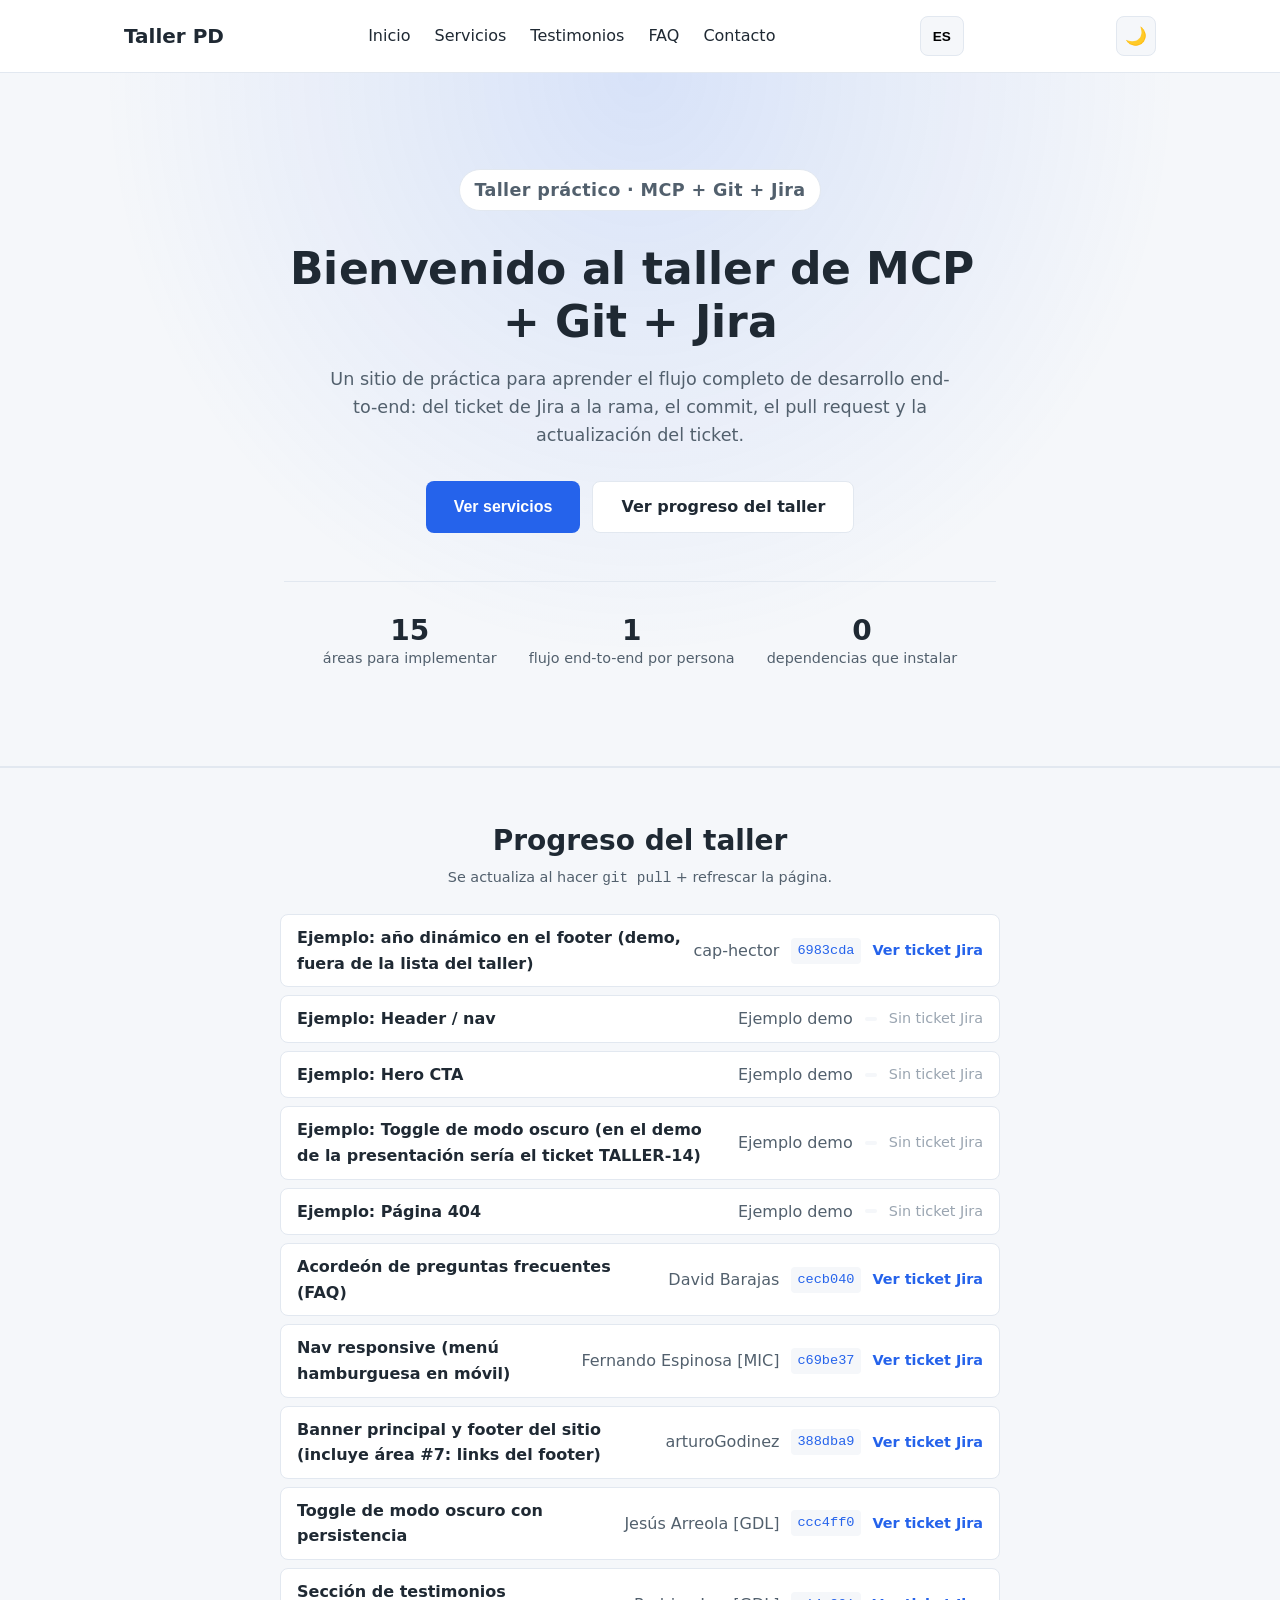
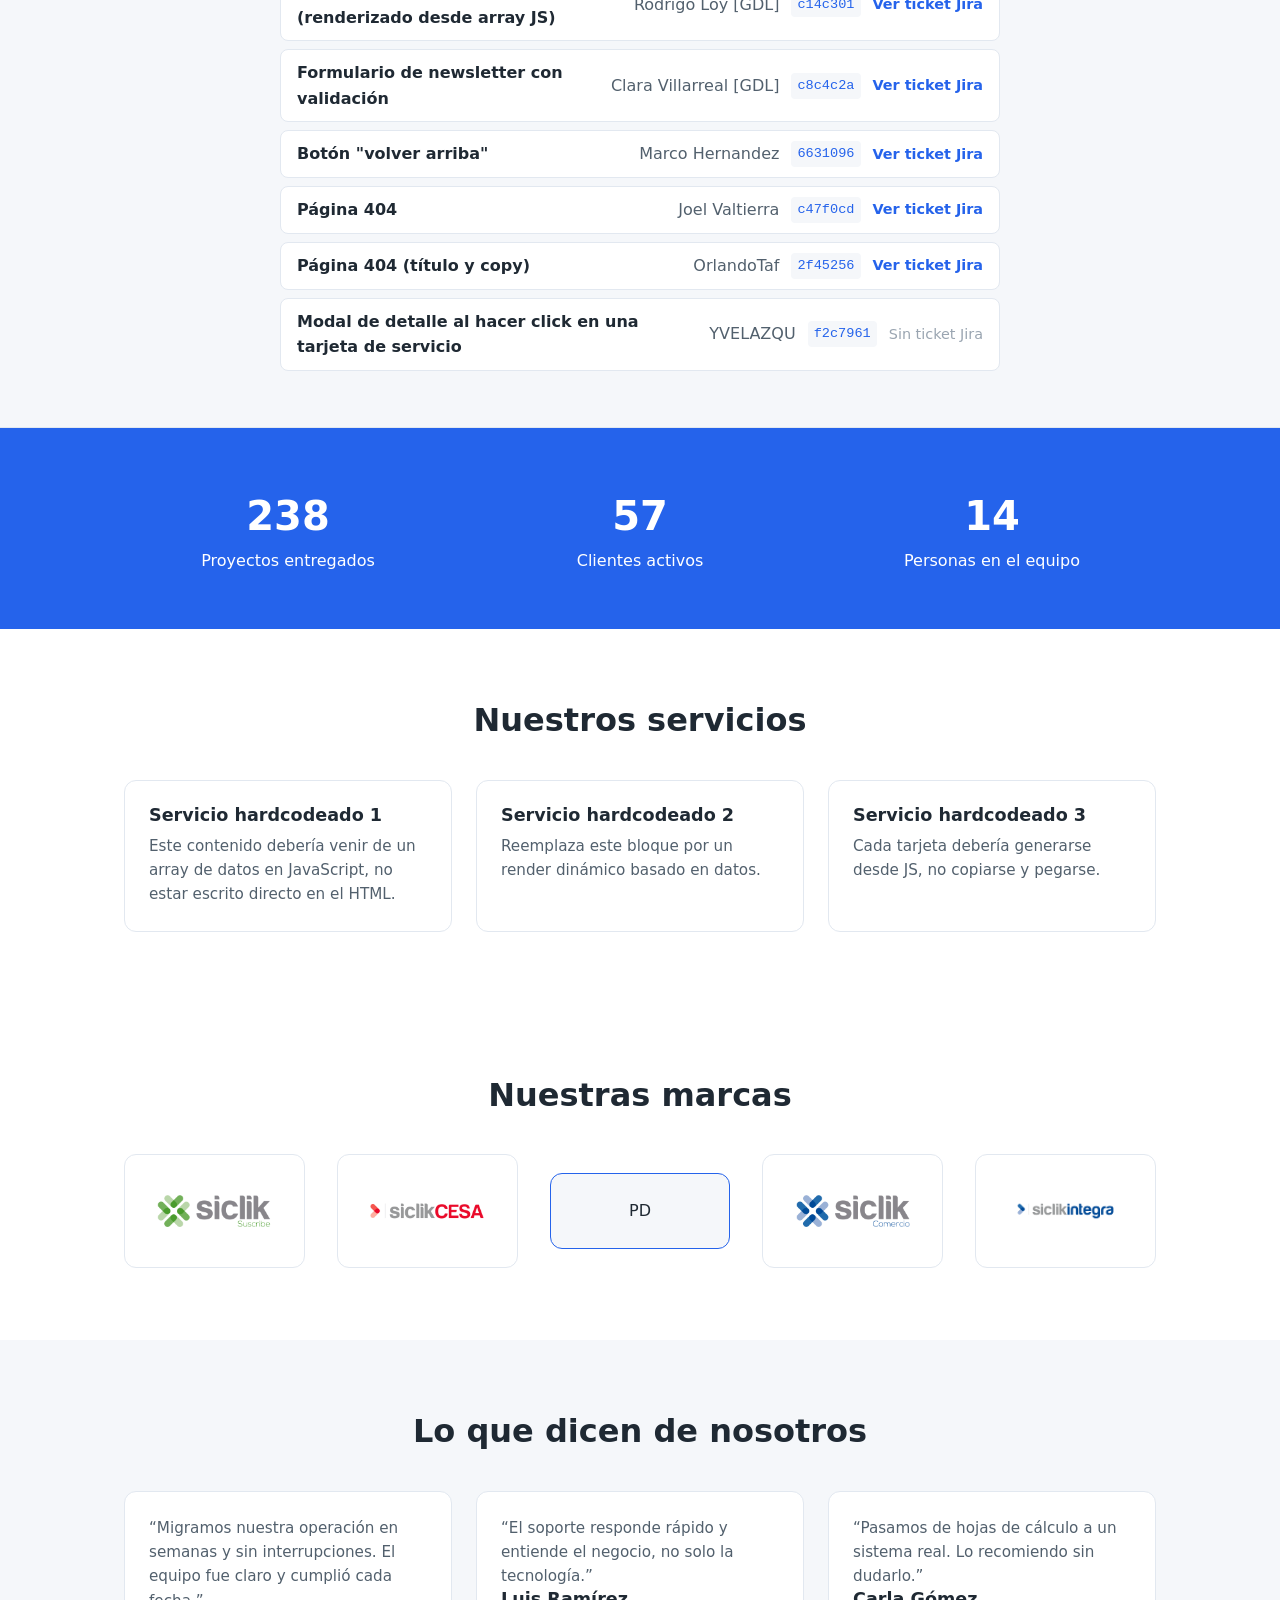
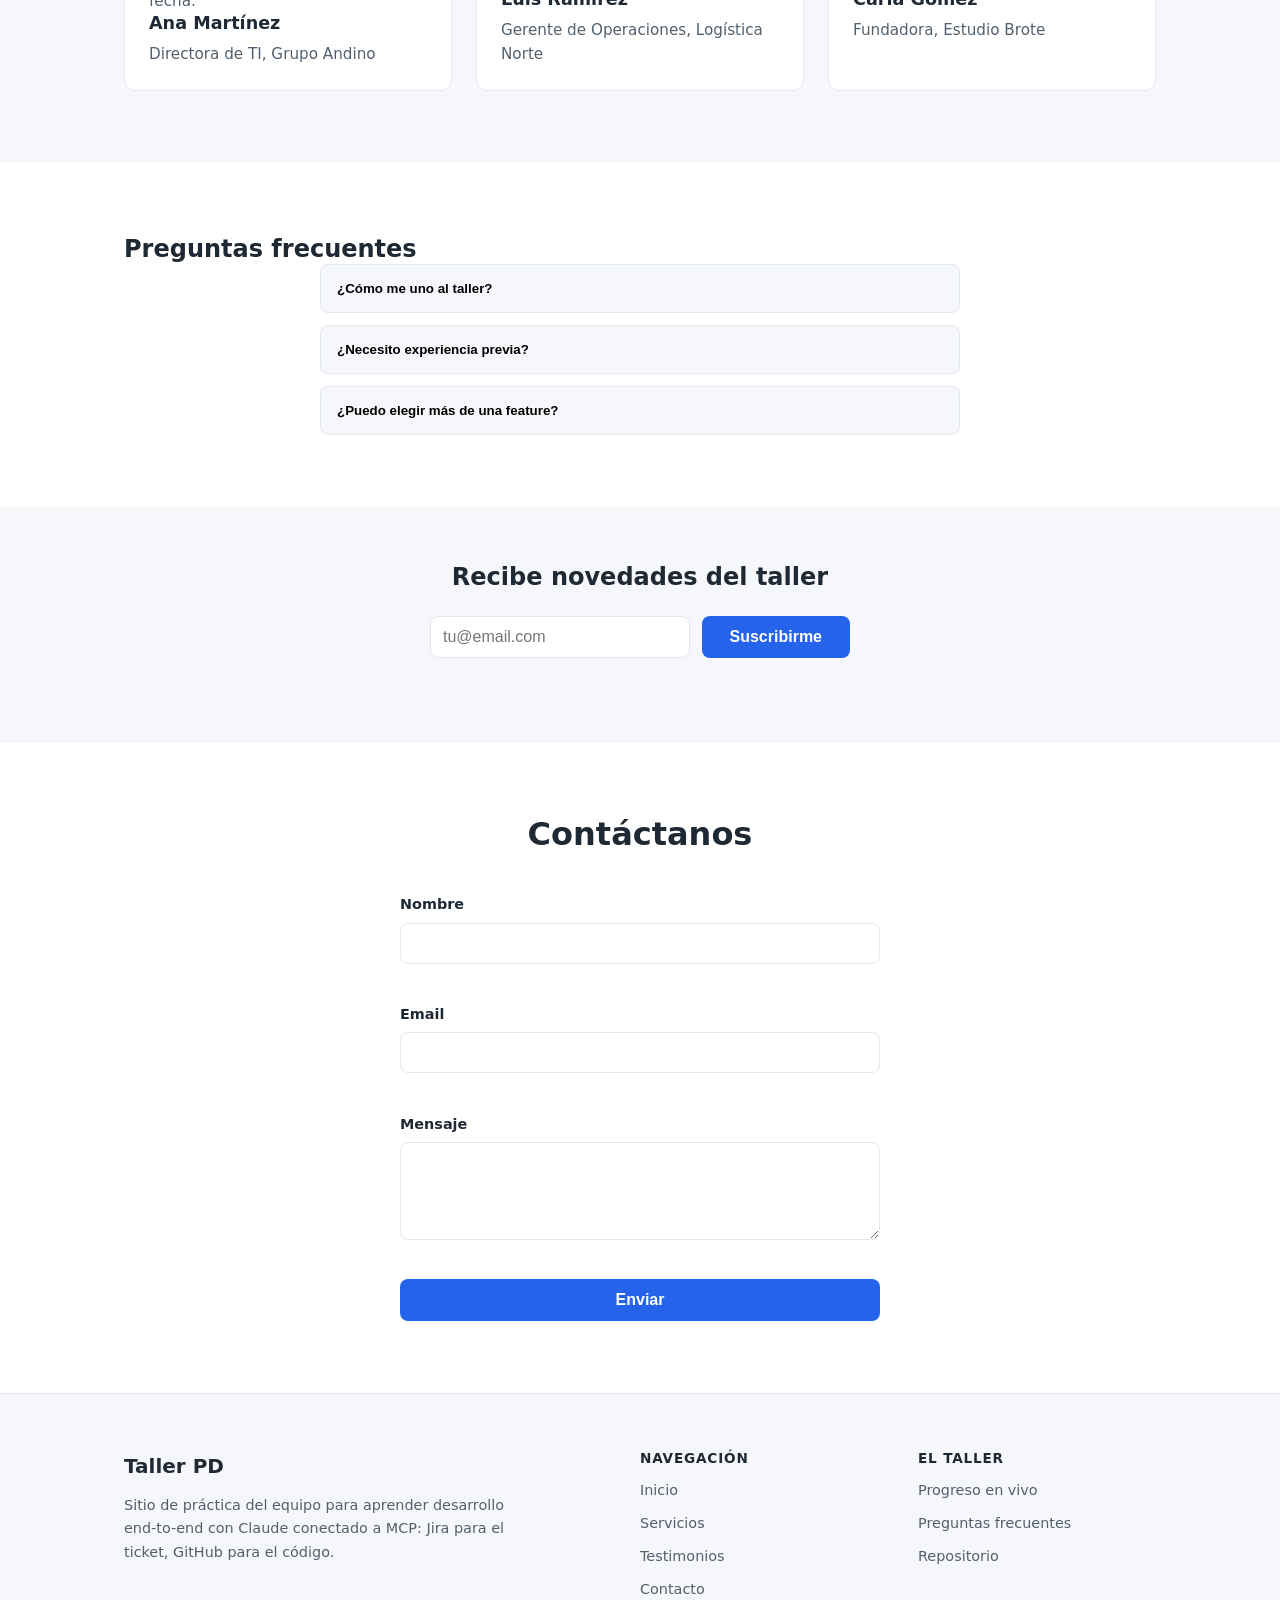
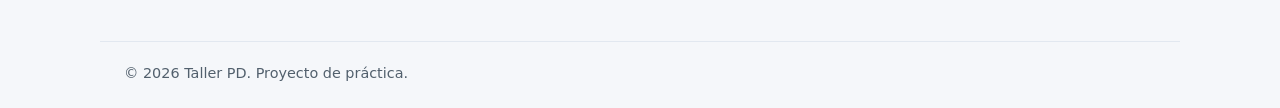
<file: index.html>
<!DOCTYPE html>
<html lang="es">
<head>
  <meta charset="UTF-8">
  <meta name="viewport" content="width=device-width, initial-scale=1.0">
  <title>Taller PD — Sitio de práctica</title>
  <link rel="stylesheet" href="styles.css">
</head>
<body>

  <!-- TODO taller: falta la barra de progreso de scroll. El contenedor #scroll-progress existe pero siempre se ve vacío/plano. -->
  <div id="scroll-progress" class="scroll-progress"></div>

  <!-- HEADER / NAV -->
  <header class="site-header">
    <div class="container nav-wrapper">
      <a href="#hero" class="logo">Taller PD</a>
      <button id="nav-toggle" class="nav-toggle" aria-label="Abrir menú" aria-expanded="false" aria-controls="main-nav" type="button">
        <span></span>
        <span></span>
        <span></span>
      </button>
      <nav id="main-nav" class="main-nav">
        <ul>
          <li><a href="#hero">Inicio</a></li>
          <li><a href="#servicios">Servicios</a></li>
          <li><a href="#testimonios">Testimonios</a></li>
          <li><a href="#faq">FAQ</a></li>
          <li><a href="#contacto">Contacto</a></li>
        </ul>
      </nav>
      <!-- TODO taller: el selector de idioma (#lang-toggle) no traduce nada. Falta togglear entre ES/EN los textos marcados con [data-i18n]. -->
      <button id="lang-toggle" class="lang-toggle" type="button">ES</button>
      <button id="dark-mode-toggle" class="theme-toggle" aria-label="Cambiar tema" type="button">🌙</button>
    </div>
  </header>

  <!-- HERO -->
  <!-- TODO taller: falta el botón de llamada a la acción (CTA). Existe el markup pero no tiene funcionalidad — debe hacer scroll suave hasta #servicios al hacer click. -->
  <section id="hero" class="hero">
    <div class="container hero-inner">
      <p class="hero-eyebrow">Taller práctico · MCP + Git + Jira</p>
      <h1>Bienvenido al taller de MCP + Git + Jira</h1>
      <p class="hero-lead">Un sitio de práctica para aprender el flujo completo de desarrollo end-to-end: del ticket de Jira a la rama, el commit, el pull request y la actualización del ticket.</p>
      <div class="hero-actions">
        <button id="cta-button" class="btn btn-primary">Ver servicios</button>
        <a href="#progreso" class="btn btn-ghost">Ver progreso del taller</a>
      </div>
      <ul class="hero-highlights">
        <li><strong>15</strong> áreas para implementar</li>
        <li><strong>1</strong> flujo end-to-end por persona</li>
        <li><strong>0</strong> dependencias que instalar</li>
      </ul>
    </div>
  </section>

  <!-- PROGRESO DEL TALLER (live tracker, no es un TODO — funciona out of the box) -->
  <section id="progreso" class="progreso">
    <div class="container">
      <h2>Progreso del taller</h2>
      <p class="progreso-hint">Se actualiza al hacer <code>git pull</code> + refrescar la página.</p>
      <div id="progreso-list" class="progreso-list"></div>
    </div>
  </section>

  <!-- ESTADÍSTICAS -->
  <section id="stats" class="stats">
    <div class="container stats-grid">
      <div class="stat-item">
        <span class="stat-number" data-target="500">0</span>
        <p>Proyectos entregados</p>
      </div>
      <div class="stat-item">
        <span class="stat-number" data-target="120">0</span>
        <p>Clientes activos</p>
      </div>
      <div class="stat-item">
        <span class="stat-number" data-target="30">0</span>
        <p>Personas en el equipo</p>
      </div>
    </div>
  </section>

  <!-- SERVICIOS -->
  <!-- TODO taller: las tarjetas están hardcodeadas en el HTML. Deben renderizarse dinámicamente desde un array de datos en app.js (ver variable `servicios`) usando JS (createElement o template strings + innerHTML). -->
  <section id="servicios" class="servicios">
    <div class="container">
      <h2>Nuestros servicios</h2>
      <div id="servicios-grid" class="cards-grid">
        <div class="card">
          <h3>Servicio hardcodeado 1</h3>
          <p>Este contenido debería venir de un array de datos en JavaScript, no estar escrito directo en el HTML.</p>
        </div>
        <div class="card">
          <h3>Servicio hardcodeado 2</h3>
          <p>Reemplaza este bloque por un render dinámico basado en datos.</p>
        </div>
        <div class="card">
          <h3>Servicio hardcodeado 3</h3>
          <p>Cada tarjeta debería generarse desde JS, no copiarse y pegarse.</p>
        </div>
      </div>
      <!-- TODO taller: falta el modal de detalle. Al hacer click en una tarjeta (.card) debe abrirse #service-modal mostrando el título y la descripción de esa tarjeta. -->
      <div id="service-modal" class="modal hidden">
        <div class="modal-content">
          <button id="service-modal-close" class="modal-close" type="button" aria-label="Cerrar">&times;</button>
          <h3 id="service-modal-title"></h3>
          <p id="service-modal-body"></p>
        </div>
      </div>
    </div>
  </section>

  <!-- MARCAS -->
  <section id="marcas" class="marcas">
    <div class="container">
      <h2>Nuestras marcas</h2>
      <div class="marcas-grid">
        <a href="#" class="marca-item">
          <img src="img/marcas/siclik-suscribe.png" alt="Siclik Suscribe">
        </a>
        <a href="#" class="marca-item">
          <img src="img/marcas/siclik-cesa.png" alt="Siclik CESA">
        </a>
        <div id="brand-avatar" class="marca-item avatar-item" role="img" aria-label="Avatar del taller"></div>
        <a href="#" class="marca-item">
          <img src="img/marcas/siclik-comercio.png" alt="Siclik Comercio">
        </a>
        <a href="#" class="marca-item">
          <img src="img/marcas/siclik-integra.webp" alt="Siclik Integra">
        </a>
      </div>
    </div>
  </section>

  <!-- TESTIMONIOS -->
  <section id="testimonios" class="testimonios">
    <div class="container">
      <h2>Lo que dicen de nosotros</h2>
      <div id="testimonios-grid" class="cards-grid"></div>
    </div>
  </section>

  <!-- FAQ -->
  <section id="faq" class="faq">
    <div class="container">
      <h2>Preguntas frecuentes</h2>
      <div class="faq-list">
        <div class="faq-item">
          <button class="faq-question" type="button">¿Cómo me uno al taller?</button>
          <div class="faq-answer">
            <p>Elige una feature de la lista del README, crea tu ticket en Jira y tu rama.</p>
          </div>
        </div>
        <div class="faq-item">
          <button class="faq-question" type="button">¿Necesito experiencia previa?</button>
          <div class="faq-answer">
            <p>No, cada feature está pensada para ser resuelta con ayuda de Claude.</p>
          </div>
        </div>
        <div class="faq-item">
          <button class="faq-question" type="button">¿Puedo elegir más de una feature?</button>
          <div class="faq-answer">
            <p>Sí, si terminas antes que el grupo puedes tomar otra de la lista.</p>
          </div>
        </div>
      </div>
    </div>
  </section>

  <!-- NEWSLETTER -->
  <section id="newsletter" class="newsletter">
    <div class="container">
      <h2>Recibe novedades del taller</h2>
      <form id="newsletter-form" novalidate>
        <input type="email" id="newsletter-email" placeholder="tu@email.com">
        <button type="submit" class="btn btn-primary">Suscribirme</button>
      </form>
      <p id="newsletter-feedback" class="newsletter-feedback"></p>
    </div>
  </section>

  <!-- FORMULARIO DE CONTACTO -->
  <!-- TODO taller: el formulario existe pero no tiene validación. Falta validar: nombre no vacío, email con formato válido, mensaje con mínimo de caracteres. Mostrar mensajes de error y evitar el submit si hay errores. -->
  <section id="contacto" class="contacto">
    <div class="container">
      <h2>Contáctanos</h2>
      <form id="contact-form" novalidate>
        <div class="form-group">
          <label for="name">Nombre</label>
          <input type="text" id="name" name="name">
          <span class="error-message" id="name-error"></span>
        </div>
        <div class="form-group">
          <label for="email">Email</label>
          <input type="email" id="email" name="email">
          <span class="error-message" id="email-error"></span>
        </div>
        <div class="form-group">
          <label for="message">Mensaje</label>
          <textarea id="message" name="message" rows="4"></textarea>
          <span class="error-message" id="message-error"></span>
        </div>
        <button type="submit" class="btn btn-primary">Enviar</button>
      </form>
    </div>
  </section>

  <!-- FOOTER -->
  <footer class="site-footer">
    <div class="container footer-inner">
      <div class="footer-brand">
        <a href="#hero" class="logo">Taller PD</a>
        <p>Sitio de práctica del equipo para aprender desarrollo end-to-end con Claude conectado a MCP: Jira para el ticket, GitHub para el código.</p>
      </div>
      <nav class="footer-col" aria-label="Navegación del sitio">
        <h3>Navegación</h3>
        <ul class="footer-links">
          <li><a href="#hero">Inicio</a></li>
          <li><a href="#servicios">Servicios</a></li>
          <li><a href="#testimonios">Testimonios</a></li>
          <li><a href="#contacto">Contacto</a></li>
        </ul>
      </nav>
      <div class="footer-col">
        <h3>El taller</h3>
        <ul class="footer-links">
          <li><a href="#progreso">Progreso en vivo</a></li>
          <li><a href="#faq">Preguntas frecuentes</a></li>
          <li><a href="https://github.com/compusoluciones-pdigitales/taller-pd" target="_blank" rel="noopener">Repositorio</a></li>
        </ul>
      </div>
    </div>
    <div class="container footer-bottom">
      <p>&copy; <span id="footer-year">2026</span> Taller PD. Proyecto de práctica.</p>
    </div>
  </footer>

  <button id="scroll-top-btn" class="scroll-top-btn hidden" type="button" aria-label="Volver arriba">↑</button>

  <script src="js/desarrollos-data.js"></script>
  <script src="js/desarrollos-render.js"></script>
  <script src="js/theme.js"></script>
  <script src="js/hero.js"></script>
  <script src="js/cards.js"></script>
  <script src="js/testimonials.js"></script>
  <script src="js/contact-form.js"></script>
  <script src="js/nav.js"></script>
  <script src="js/scroll-progress.js"></script>
  <script src="js/scroll-top.js"></script>
  <script src="js/faq.js"></script>
  <script src="js/newsletter.js"></script>
  <script src="js/service-modal.js"></script>
  <script src="js/counter.js"></script>
  <script src="js/i18n.js"></script>
  <script src="js/demo-example.js"></script>
  <script src="js/avatar.js"></script>
</body>
</html>
</file>
<file: styles.css>
:root {
  --color-bg: #ffffff;
  --color-text: #1f2933;
  --color-primary: #2563eb;
  --color-primary-dark: #1d4ed8;
  --color-surface: #f5f7fa;
  --color-border: #e2e8f0;
  --color-error: #dc2626;
}

* {
  margin: 0;
  padding: 0;
  box-sizing: border-box;
}

body {
  font-family: system-ui, -apple-system, "Segoe UI", Roboto, sans-serif;
  color: var(--color-text);
  background: var(--color-bg);
  line-height: 1.6;
}

.container {
  max-width: 1080px;
  margin: 0 auto;
  padding: 0 24px;
}

h1, h2, h3 {
  line-height: 1.2;
}

/* Header / Nav */
.site-header {
  border-bottom: 1px solid var(--color-border);
  position: sticky;
  top: 0;
  background: var(--color-bg);
  z-index: 10;
}

.nav-wrapper {
  display: flex;
  align-items: center;
  justify-content: space-between;
  padding-top: 16px;
  padding-bottom: 16px;
}

.logo {
  font-weight: 700;
  font-size: 1.25rem;
  color: var(--color-text);
  text-decoration: none;
}

.main-nav ul {
  display: flex;
  gap: 24px;
  list-style: none;
}

.main-nav a {
  color: var(--color-text);
  text-decoration: none;
  font-weight: 500;
}

.main-nav a:hover {
  color: var(--color-primary);
}

.nav-toggle {
  display: none;
  flex-direction: column;
  justify-content: center;
  gap: 5px;
  width: 40px;
  height: 40px;
  border: 1px solid var(--color-border);
  border-radius: 8px;
  background: var(--color-surface);
  cursor: pointer;
}

.nav-toggle span {
  display: block;
  width: 20px;
  height: 2px;
  margin: 0 auto;
  background: var(--color-text);
}

@media (max-width: 720px) {
  .nav-toggle {
    display: flex;
    order: 1;
  }

  .main-nav {
    order: 3;
    flex-basis: 100%;
    display: none;
  }

  .main-nav.nav-open {
    display: block;
  }

  .main-nav ul {
    flex-direction: column;
    gap: 16px;
    padding: 16px 0;
  }

  .nav-wrapper {
    flex-wrap: wrap;
  }
}

.theme-toggle,
.lang-toggle {
  border: 1px solid var(--color-border);
  background: var(--color-surface);
  border-radius: 8px;
  width: 40px;
  height: 40px;
  font-size: 1.1rem;
  cursor: pointer;
}

.lang-toggle {
  width: auto;
  padding: 0 12px;
  font-size: 0.85rem;
  font-weight: 600;
  margin-right: 8px;
}

.scroll-progress {
  position: fixed;
  top: 0;
  left: 0;
  height: 4px;
  width: 0%;
  background: var(--color-primary);
  z-index: 20;
}

/* Hero / banner principal */
.hero {
  text-align: center;
  padding: 96px 0;
  background:
    radial-gradient(60% 120% at 50% 0%, rgba(37, 99, 235, 0.14), transparent 70%),
    var(--color-surface);
  border-bottom: 1px solid var(--color-border);
}

.hero-inner {
  max-width: 760px;
}

.hero-eyebrow {
  display: inline-block;
  margin-bottom: 20px;
  padding: 6px 14px;
  border: 1px solid var(--color-border);
  border-radius: 999px;
  background: var(--color-bg);
  color: var(--color-primary);
  font-size: 0.8rem;
  font-weight: 600;
  letter-spacing: 0.02em;
}

.hero h1 {
  font-size: 2.75rem;
  margin-bottom: 16px;
}

.hero p {
  font-size: 1.1rem;
  color: #52606d;
  margin-bottom: 32px;
}

.hero-lead {
  max-width: 620px;
  margin-left: auto;
  margin-right: auto;
}

.hero-actions {
  display: flex;
  flex-wrap: wrap;
  justify-content: center;
  gap: 12px;
}

.hero-highlights {
  display: flex;
  flex-wrap: wrap;
  justify-content: center;
  gap: 32px;
  list-style: none;
  margin-top: 48px;
  padding-top: 32px;
  border-top: 1px solid var(--color-border);
  color: #52606d;
  font-size: 0.9rem;
}

.hero-highlights strong {
  display: block;
  color: var(--color-text);
  font-size: 1.75rem;
  line-height: 1.2;
}

/* 404 */
.hero.not-found {
  position: relative;
  overflow: hidden;
  display: flex;
  align-items: center;
  min-height: calc(100vh - 170px);
  padding: 72px 0 88px;
}

.hero.not-found .container {
  width: 100%;
}

/* Manchas difuminadas de fondo: naranja del gato + azul de marca */
.hero.not-found::before,
.hero.not-found::after {
  content: "";
  position: absolute;
  border-radius: 50%;
  filter: blur(70px);
  opacity: 0.4;
  pointer-events: none;
}

.hero.not-found::before {
  width: 380px;
  height: 380px;
  background: #fdba74;
  top: -140px;
  left: -110px;
}

.hero.not-found::after {
  width: 420px;
  height: 420px;
  background: #bfdbfe;
  bottom: -180px;
  right: -130px;
}

.not-found-inner {
  position: relative;
  z-index: 1;
  max-width: 560px;
  margin: 0 auto;
}

.cat-404 {
  width: min(220px, 52vw);
  height: auto;
  display: block;
  margin: 0 auto 16px;
}

.hero.not-found .not-found-code {
  font-size: clamp(4.5rem, 17vw, 7rem);
  font-weight: 800;
  letter-spacing: -0.04em;
  line-height: 1;
  margin-bottom: 12px;
  background: linear-gradient(135deg, var(--color-primary), #f97316);
  -webkit-background-clip: text;
  background-clip: text;
  color: transparent;
}

.hero.not-found .not-found-title {
  font-size: 1.3rem;
  font-weight: 600;
  color: var(--color-text);
  margin-bottom: 12px;
}

.hero.not-found .not-found-text {
  margin-bottom: 32px;
}

.not-found-actions {
  display: flex;
  flex-wrap: wrap;
  gap: 12px;
  justify-content: center;
}

.btn-ghost {
  background: var(--color-bg);
  color: var(--color-text);
  border: 1px solid var(--color-border);
}

.btn-ghost:hover {
  border-color: var(--color-primary);
  color: var(--color-primary);
}

/* Gatito: flota, mueve la cola y parpadea */
.cat-float {
  animation: cat-float 4s ease-in-out infinite;
}

.cat-tail {
  transform-box: fill-box;
  transform-origin: 0% 100%;
  animation: cat-tail-wag 2.4s ease-in-out infinite;
}

.cat-eye {
  transform-box: fill-box;
  transform-origin: center;
  animation: cat-blink 5s ease-in-out infinite;
}

@keyframes cat-float {
  0%, 100% { transform: translateY(0); }
  50% { transform: translateY(-7px); }
}

@keyframes cat-tail-wag {
  0%, 100% { transform: rotate(-8deg); }
  50% { transform: rotate(10deg); }
}

@keyframes cat-blink {
  0%, 90%, 100% { transform: scaleY(1); }
  95% { transform: scaleY(0.1); }
}

@media (prefers-reduced-motion: reduce) {
  .cat-float,
  .cat-tail,
  .cat-eye {
    animation: none;
  }
}

@media (max-width: 600px) {
  .hero.not-found {
    padding: 48px 0 64px;
  }
}

/* Práctica de plataformas (404) */
.practica {
  padding: 72px 0;
}

.practica h2 {
  text-align: center;
  font-size: 2rem;
}

/* Buttons */
.btn {
  display: inline-block;
  border: none;
  border-radius: 8px;
  padding: 12px 28px;
  font-size: 1rem;
  font-weight: 600;
  cursor: pointer;
  text-decoration: none;
}

.btn-ghost {
  background: var(--color-bg);
  border: 1px solid var(--color-border);
  color: var(--color-text);
}

.btn-ghost:hover {
  border-color: var(--color-primary);
  color: var(--color-primary);
}

.btn-primary {
  background: var(--color-primary);
  color: #fff;
}

.btn-primary:hover {
  background: var(--color-primary-dark);
}

/* Servicios / Testimonios (cards) */
.servicios,
.testimonios {
  padding: 72px 0;
}

.servicios h2,
.testimonios h2,
.contacto h2 {
  text-align: center;
  font-size: 2rem;
  margin-bottom: 40px;
}

.cards-grid {
  display: grid;
  grid-template-columns: repeat(auto-fit, minmax(240px, 1fr));
  gap: 24px;
}

.card {
  border: 1px solid var(--color-border);
  border-radius: 12px;
  padding: 24px;
  background: var(--color-bg);
}

.card h3 {
  margin-bottom: 8px;
  font-size: 1.1rem;
}

.card p {
  color: #52606d;
  font-size: 0.95rem;
}

.testimonios {
  background: var(--color-surface);
}

/* Marcas */
.marcas {
  padding: 72px 0;
}

.marcas h2 {
  text-align: center;
  font-size: 2rem;
  margin-bottom: 40px;
}

.marcas-grid {
  display: grid;
  grid-template-columns: repeat(5, 1fr);
  align-items: center;
  gap: 32px;
}

@media (max-width: 700px) {
  .marcas-grid {
    grid-template-columns: repeat(auto-fit, minmax(140px, 1fr));
  }
}

.marca-item {
  display: flex;
  align-items: center;
  justify-content: center;
  padding: 24px;
  border: 1px solid var(--color-border);
  border-radius: 12px;
  background: var(--color-bg);
  transition: transform 0.25s ease, box-shadow 0.25s ease;
}

.marca-item:hover,
.marca-item:focus-visible {
  transform: translateY(-4px) scale(1.05);
  box-shadow: 0 12px 24px -12px rgba(0, 0, 0, 0.25);
}

.marca-item img {
  max-width: 100%;
  height: 64px;
  object-fit: contain;
}

.marca-item.avatar-item {
  border-color: var(--color-primary);
  background: var(--color-surface);
}

.marca-item.avatar-item svg {
  width: 88px;
  height: 88px;
  transition: transform 0.25s ease-out, filter 0.25s ease-out;
  cursor: pointer;
}

.marca-item.avatar-item:hover svg,
.marca-item.avatar-item:focus-visible svg {
  transform: scale(1.15) rotate(-4deg);
  filter: drop-shadow(0 6px 10px rgba(37, 99, 235, 0.35));
}

.marca-item.avatar-item.avatar-hidden {
  visibility: hidden;
}

/* Explosión al hacer click en el avatar */
.avatar-explosion {
  position: fixed;
  width: 0;
  height: 0;
  pointer-events: none;
  z-index: 9999;
}

.avatar-explosion-ring {
  position: absolute;
  left: 0;
  top: 0;
  width: 88px;
  height: 88px;
  margin: -44px 0 0 -44px;
  border-radius: 50%;
  background: radial-gradient(circle, #7ed957, rgba(126, 217, 87, 0) 70%);
  animation: avatar-explode-ring 0.7s ease-out forwards;
}

.avatar-explosion-particle {
  position: absolute;
  left: -4px;
  top: -4px;
  width: 8px;
  height: 8px;
  border-radius: 50%;
  background: #7ed957;
  animation: avatar-explode-particle 0.7s ease-out forwards;
}

@keyframes avatar-explode-ring {
  0% {
    transform: scale(0.3);
    opacity: 1;
  }
  100% {
    transform: scale(60);
    opacity: 0;
  }
}

@keyframes avatar-explode-particle {
  0% {
    transform: translate(0, 0) scale(1);
    opacity: 1;
  }
  100% {
    transform: translate(calc(var(--angle-x) * 60vmax), calc(var(--angle-y) * 60vmax)) scale(0);
    opacity: 0;
  }
}

/* Contacto */
.contacto {
  padding: 72px 0;
}

#contact-form {
  max-width: 480px;
  margin: 0 auto;
  display: flex;
  flex-direction: column;
  gap: 20px;
}

.form-group {
  display: flex;
  flex-direction: column;
  gap: 6px;
}

.form-group label {
  font-weight: 600;
  font-size: 0.9rem;
}

.form-group input,
.form-group textarea {
  border: 1px solid var(--color-border);
  border-radius: 8px;
  padding: 10px 12px;
  font-size: 1rem;
  font-family: inherit;
}

.form-group input:focus,
.form-group textarea:focus {
  outline: 2px solid var(--color-primary);
  outline-offset: 1px;
}

.error-message {
  color: var(--color-error);
  font-size: 0.85rem;
  min-height: 1em;
}

/* Progreso del taller */
.progreso {
  padding: 56px 0;
  background: var(--color-surface);
  border-top: 1px solid var(--color-border);
  border-bottom: 1px solid var(--color-border);
}

.progreso h2 {
  text-align: center;
  font-size: 1.75rem;
  margin-bottom: 8px;
}

.progreso-hint {
  text-align: center;
  color: #52606d;
  font-size: 0.9rem;
  margin-bottom: 24px;
}

.progreso-empty {
  text-align: center;
  color: #52606d;
}

.progreso-list {
  display: flex;
  flex-direction: column;
  gap: 8px;
  max-width: 720px;
  margin: 0 auto;
}

.progreso-item {
  display: flex;
  align-items: center;
  gap: 12px;
  flex-wrap: wrap;
  border: 1px solid var(--color-border);
  border-radius: 8px;
  padding: 10px 16px;
  background: var(--color-bg);
}

.progreso-feature {
  font-weight: 600;
  flex: 1;
}

.progreso-autor {
  color: #52606d;
}

.progreso-commit {
  font-family: monospace;
  font-size: 0.85rem;
  color: var(--color-primary);
  background: var(--color-surface);
  padding: 2px 6px;
  border-radius: 4px;
  text-decoration: none;
}

.progreso-commit:hover {
  text-decoration: underline;
}

.progreso-jira {
  color: var(--color-primary);
  text-decoration: none;
  font-weight: 600;
  font-size: 0.9rem;
}

.progreso-jira:hover {
  text-decoration: underline;
}

.progreso-jira-pending {
  color: #9aa5b1;
  font-weight: 400;
  cursor: default;
}

/* Estadísticas */
.stats {
  padding: 56px 0;
  background: var(--color-primary);
  color: #fff;
}

.stats-grid {
  display: grid;
  grid-template-columns: repeat(auto-fit, minmax(160px, 1fr));
  gap: 24px;
  text-align: center;
}

.stat-number {
  display: block;
  font-size: 2.5rem;
  font-weight: 700;
}

/* Modal servicio */
.modal {
  position: fixed;
  inset: 0;
  background: rgba(0, 0, 0, 0.5);
  display: flex;
  align-items: center;
  justify-content: center;
  z-index: 30;
}

.modal.hidden {
  display: none;
}

.modal-content {
  background: var(--color-bg);
  border-radius: 12px;
  padding: 32px;
  max-width: 420px;
  position: relative;
}

.modal-close {
  position: absolute;
  top: 12px;
  right: 16px;
  border: none;
  background: none;
  font-size: 1.5rem;
  cursor: pointer;
  color: var(--color-text);
}

/* FAQ */
.faq {
  padding: 72px 0;
}

.faq-list {
  max-width: 640px;
  margin: 0 auto;
  display: flex;
  flex-direction: column;
  gap: 12px;
}

.faq-question {
  width: 100%;
  text-align: left;
  padding: 16px;
  border: 1px solid var(--color-border);
  border-radius: 8px;
  background: var(--color-surface);
  font-weight: 600;
  cursor: pointer;
}

.faq-answer {
  display: none;
  padding: 12px 16px;
}

.faq-item.open .faq-answer {
  display: block;
}

/* Newsletter */
.newsletter {
  padding: 56px 0;
  background: var(--color-surface);
  text-align: center;
}

#newsletter-form {
  display: flex;
  gap: 12px;
  max-width: 420px;
  margin: 24px auto 0;
}

#newsletter-form input {
  flex: 1;
  border: 1px solid var(--color-border);
  border-radius: 8px;
  padding: 10px 12px;
  font-size: 1rem;
}

.newsletter-feedback {
  margin-top: 12px;
  font-size: 0.9rem;
  min-height: 1.2em;
}

.newsletter-feedback.success {
  color: var(--color-success, #1a7f37);
}

.newsletter-feedback.error {
  color: var(--color-error, #cf222e);
}

/* Scroll to top */
.scroll-top-btn {
  position: fixed;
  bottom: 24px;
  right: 24px;
  width: 44px;
  height: 44px;
  border-radius: 50%;
  border: none;
  background: var(--color-primary);
  color: #fff;
  font-size: 1.2rem;
  cursor: pointer;
  z-index: 15;
}

.scroll-top-btn.hidden {
  display: none;
}

.scroll-top-btn.launching {
  opacity: 0.5;
  cursor: default;
}

/* Rocket launch effect al volver arriba */
.scroll-rocket {
  position: fixed;
  right: 30px;
  bottom: 30px;
  width: 34px;
  height: 92px;
  z-index: 20;
  transform: translateY(0) rotate(0deg);
  transition: transform 0.9s cubic-bezier(0.55, 0, 0.85, 0.45);
  pointer-events: none;
  filter: drop-shadow(0 0 8px rgba(255, 150, 50, 0.55));
}

.scroll-rocket.flying {
  transform: translateY(-100vh) rotate(0deg);
}

.scroll-rocket.arrived {
  opacity: 0;
  transition: opacity 0.15s ease;
}

.rocket-svg {
  display: block;
  width: 100%;
  height: 100%;
  overflow: visible;
}

.rocket-flame {
  transform-origin: 30px 88px;
  animation: flame-flicker 0.12s ease-in-out infinite alternate;
}

.rocket-flame-inner {
  animation: flame-flicker-inner 0.09s ease-in-out infinite alternate;
}

@keyframes flame-flicker {
  0% { transform: scaleY(0.82) scaleX(0.92); }
  100% { transform: scaleY(1.18) scaleX(1.06); }
}

@keyframes flame-flicker-inner {
  0% { opacity: 0.65; transform: scaleY(0.9); }
  100% { opacity: 1; transform: scaleY(1.1); }
}

/* Líneas de aire alrededor del cohete mientras vuela */
.speed-line {
  position: absolute;
  top: -6px;
  width: 2px;
  height: 18px;
  border-radius: 2px;
  background: linear-gradient(to bottom, transparent, rgba(148, 163, 184, 0.9), transparent);
  opacity: 0;
}

.scroll-rocket.flying .speed-line {
  animation: speed-stream 0.4s linear infinite;
}

.speed-line-a { left: -8px; animation-delay: 0s; }
.speed-line-b { left: 3px; animation-delay: 0.13s; }
.speed-line-c { right: -8px; animation-delay: 0.07s; }
.speed-line-d { right: 3px; animation-delay: 0.2s; }

@keyframes speed-stream {
  0% { transform: translateY(-10px); opacity: 0; }
  35% { opacity: 0.9; }
  100% { transform: translateY(90px); opacity: 0; }
}

.scroll-moon {
  position: fixed;
  top: 22px;
  right: 26px;
  font-size: 2rem;
  line-height: 1;
  z-index: 19;
  opacity: 0;
  pointer-events: none;
  animation: moon-crash 0.7s ease forwards;
}

.scroll-boom {
  position: fixed;
  top: 14px;
  right: 14px;
  font-size: 2.6rem;
  line-height: 1;
  z-index: 21;
  opacity: 0;
  pointer-events: none;
  animation: boom-pop 0.7s ease forwards;
}

@keyframes moon-crash {
  0% { opacity: 0; transform: scale(0.4); }
  20% { opacity: 1; transform: scale(1.1); }
  60% { opacity: 1; transform: scale(1); }
  100% { opacity: 0; transform: scale(0.6); }
}

@keyframes boom-pop {
  0% { opacity: 0; transform: scale(0.2) rotate(0deg); }
  30% { opacity: 1; transform: scale(1.3) rotate(10deg); }
  100% { opacity: 0; transform: scale(1.8) rotate(-10deg); }
}

/* Título del hero: se "sopla" hacia la izquierda cuando el cohete explota */
.hero-letter {
  display: inline-block;
  will-change: transform;
}

.hero-letter.letter-blast {
  animation: letter-blast 0.6s cubic-bezier(0.22, 1, 0.36, 1);
}

@keyframes letter-blast {
  0% { transform: translateX(0) rotate(0deg); }
  22% { transform: translateX(calc(var(--blast-x, 40px) * -1)) rotate(-14deg); }
  100% { transform: translateX(0) rotate(0deg); }
}

/* Footer */
.site-footer {
  border-top: 1px solid var(--color-border);
  padding: 56px 0 24px;
  background: var(--color-surface);
  color: #52606d;
  font-size: 0.9rem;
}

.footer-inner {
  display: grid;
  grid-template-columns: 2fr 1fr 1fr;
  gap: 40px;
  align-items: start;
}

.footer-brand .logo {
  display: inline-block;
  margin-bottom: 12px;
}

.footer-brand p {
  max-width: 42ch;
}

.footer-col h3 {
  margin-bottom: 12px;
  color: var(--color-text);
  font-size: 0.85rem;
  font-weight: 700;
  text-transform: uppercase;
  letter-spacing: 0.06em;
}

.footer-links {
  list-style: none;
  display: flex;
  flex-direction: column;
  gap: 10px;
}

.footer-links a {
  color: #52606d;
  text-decoration: none;
}

.footer-links a:hover {
  color: var(--color-primary);
}

.footer-bottom {
  margin-top: 40px;
  padding-top: 20px;
  border-top: 1px solid var(--color-border);
}

/* Dark mode */
body.dark-mode {
  --color-bg: #1a202c;
  --color-text: #e2e8f0;
  --color-primary: #3b82f6;
  --color-primary-dark: #60a5fa;
  --color-surface: #242c3d;
  --color-border: #374151;
  --color-error: #f87171;
}

body.dark-mode .hero p,
body.dark-mode .card p,
body.dark-mode .progreso-hint,
body.dark-mode .progreso-empty,
body.dark-mode .progreso-autor,
body.dark-mode .site-footer,
body.dark-mode .footer-links a {
  color: #9aa5b1;
}

body.dark-mode .progreso-jira-pending {
  color: #6b7280;
}

body.dark-mode .stats {
  color: #fff;
}

body.dark-mode .btn-primary {
  color: #fff;
}

/* Banner y footer en móvil */
@media (max-width: 720px) {
  .hero {
    padding: 64px 0;
  }

  .hero h1 {
    font-size: 2rem;
  }

  .hero-actions .btn {
    width: 100%;
  }

  .hero-highlights {
    gap: 20px;
    margin-top: 36px;
  }

  .footer-inner {
    grid-template-columns: 1fr;
    gap: 32px;
  }
}
</file>
